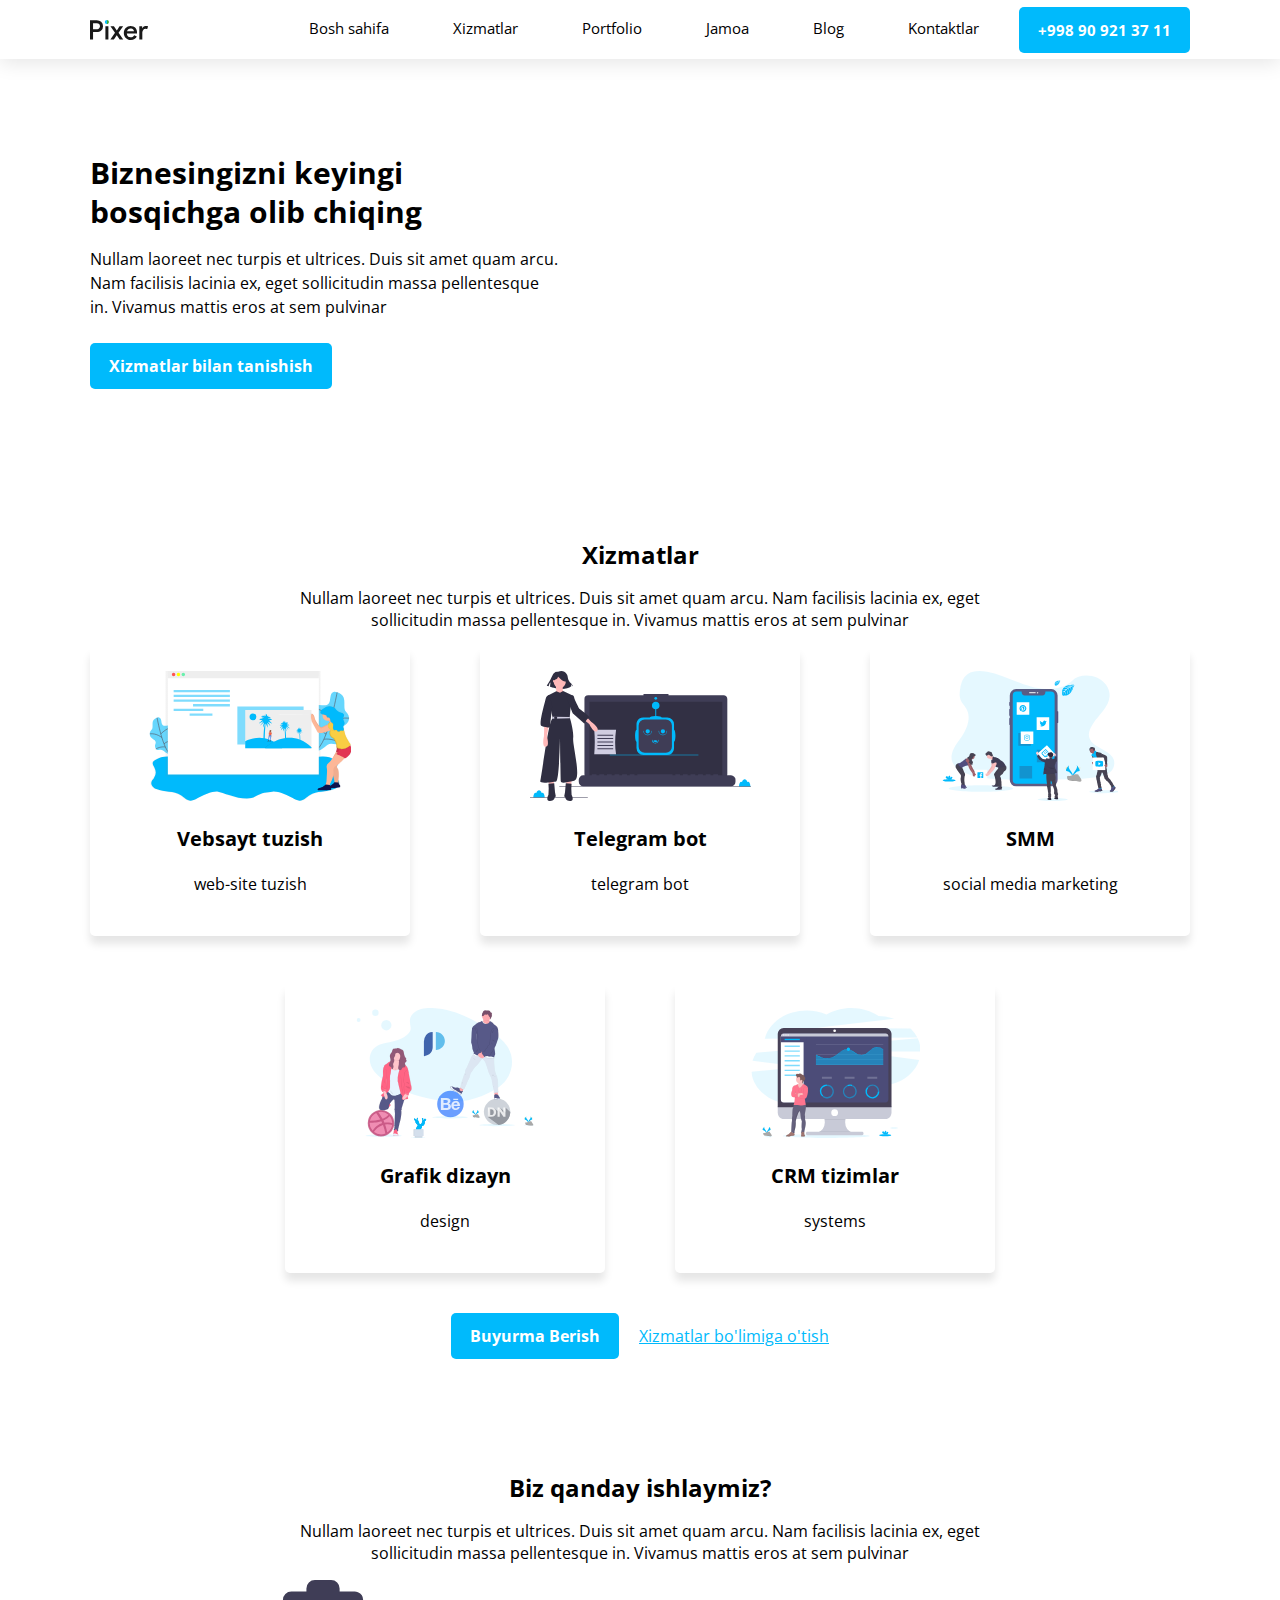
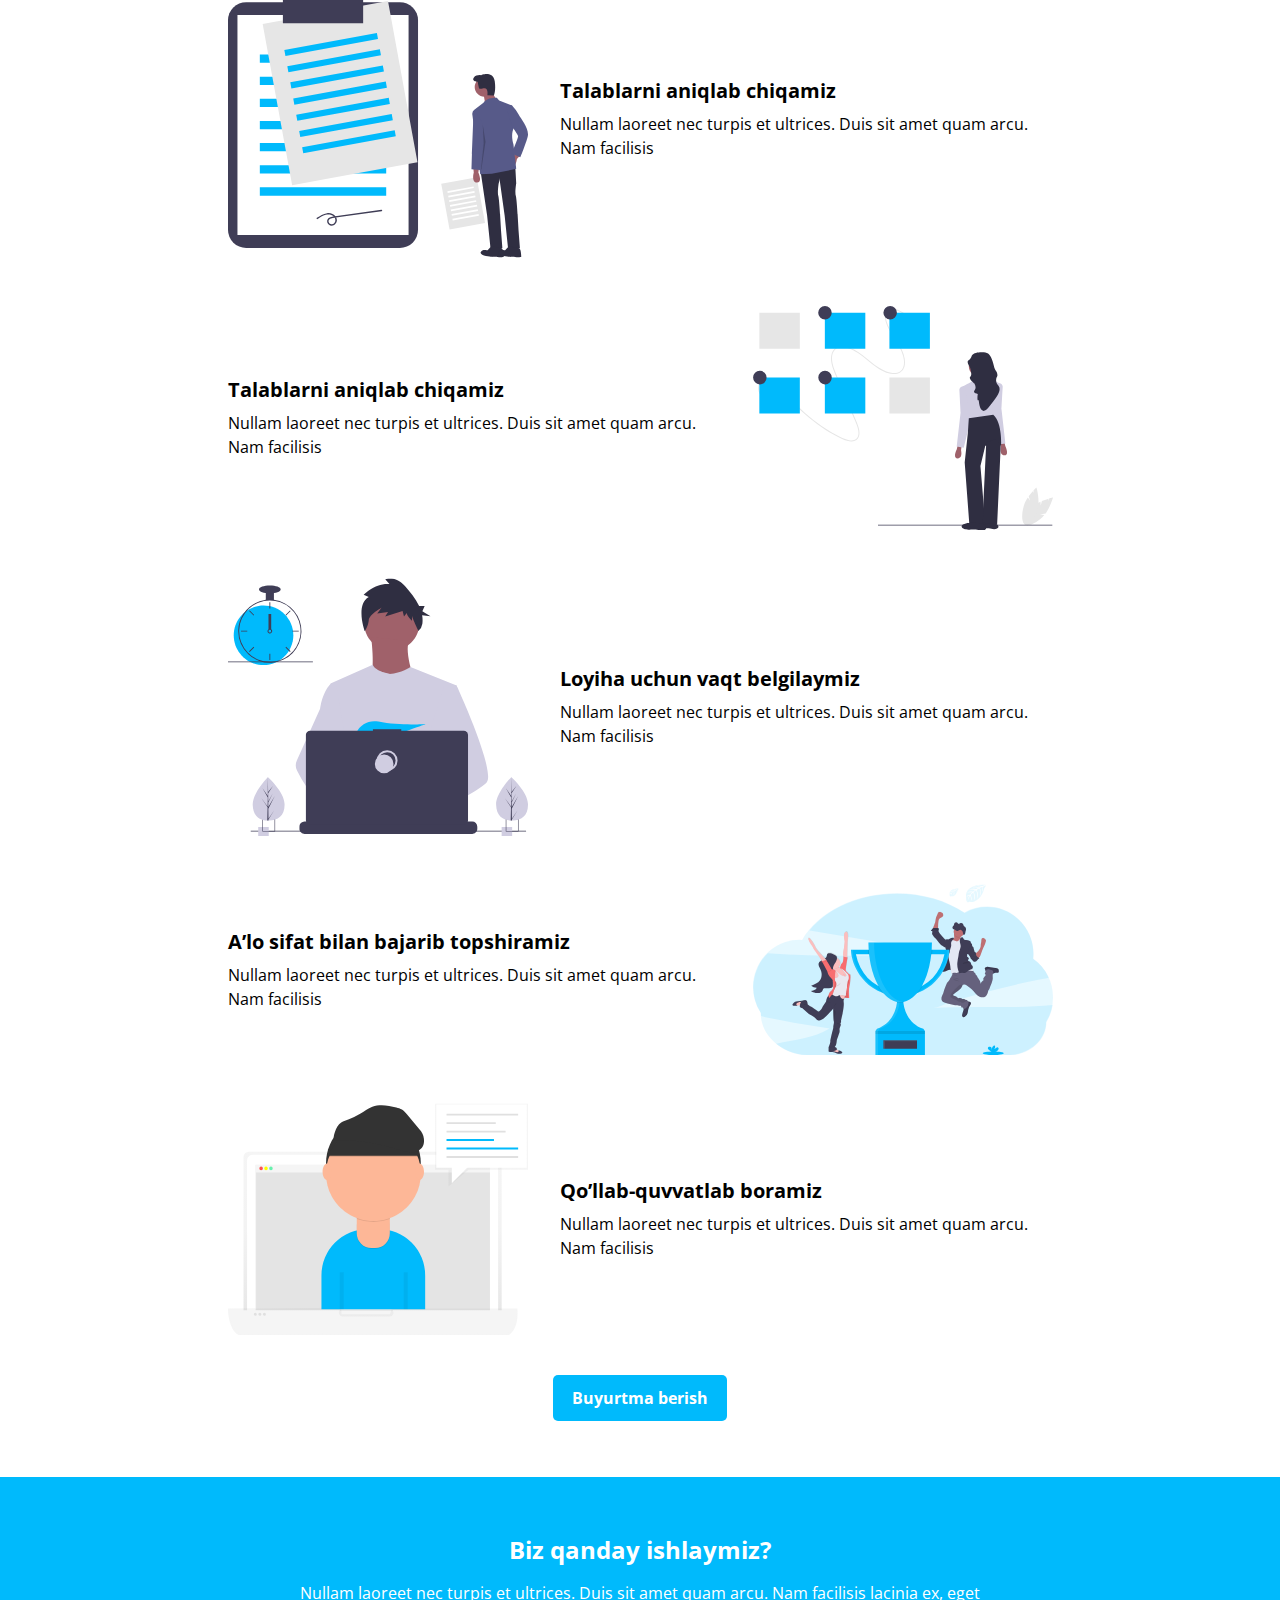
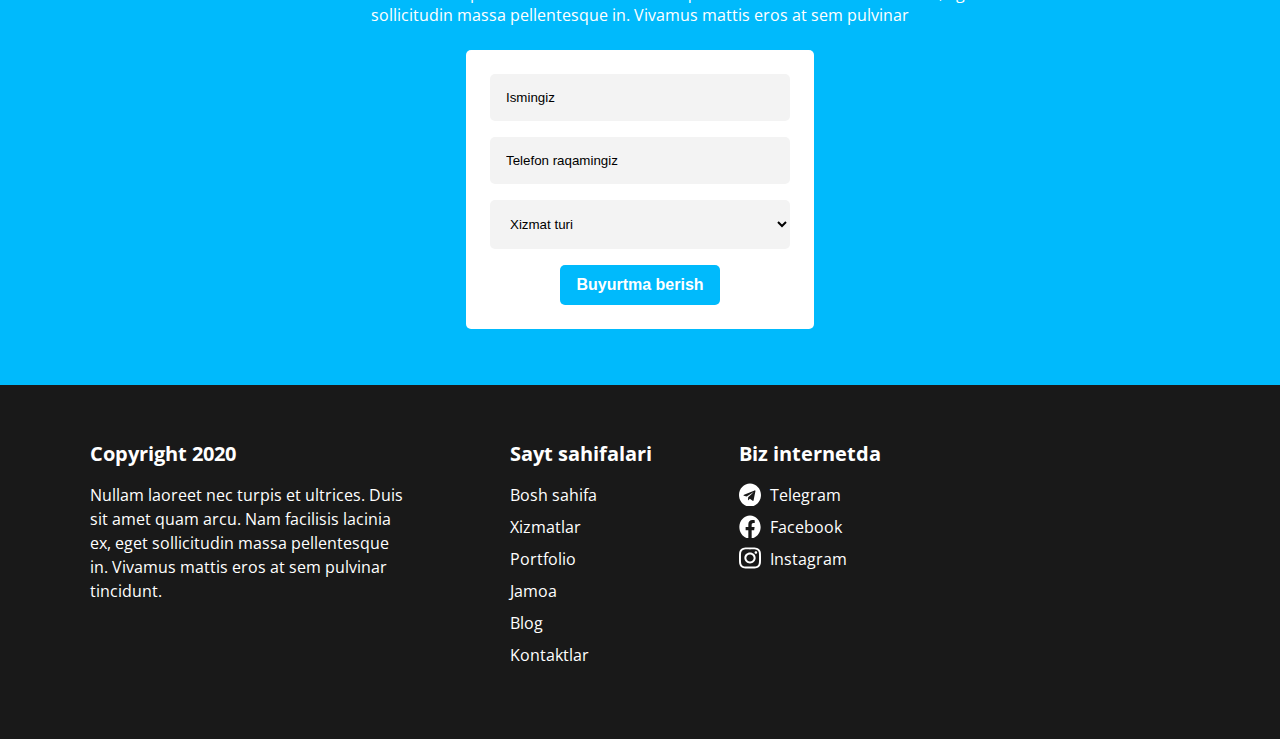
<file: index.html>
<!DOCTYPE html>
<html lang="uz">

<head>
    <meta charset="UTF-8">
    <meta http-equiv="X-UA-Compatible" content="IE=edge">
    <meta name="viewport" content="width=device-width, initial-scale=1.0">
    <title>Pixer</title>
    <!-- <link rel="stylesheet" href="./css/main.min.css"> -->
    <link rel="stylesheet" href="./css/main.css">

</head>

<body>

    <!-- Heading starts -->

    <header class="site-header">
        <div class="container">
            <div class="header-inner">
                <a class="logo-link" href="./index.html">
                    <img class="logo-img" src="./images/logo.svg" alt="Pixer">
                </a>

                <nav class="site-nav">
                    <ul class="header-list">
                        <li class="header-item">
                            <a class="header-link" href="./index.html">
                                Bosh sahifa
                            </a>
                        </li>
                        <li class="header-item">
                            <a class="header-link" href="./service.html">
                                Xizmatlar
                            </a>
                        </li>
                        <li class="header-item">
                            <a class="header-link" href="./portfolio.html">
                                Portfolio
                            </a>
                        </li>
                        <li class="header-item">
                            <a class="header-link" href="./team.html">
                                Jamoa
                            </a>
                        </li>
                        <li class="header-item">
                            <a class="header-link" href="./blog.html">
                                Blog
                            </a>
                        </li>
                        <li class="header-item">
                            <a class="header-link" href="./contacts.html">
                                Kontaktlar
                            </a>
                        </li>
                    </ul>
                </nav>

                <a class="blue-link" href="tel:998909213711">
                    +998 90 921 37 11
                </a>

            </div>
        </div>

    </header>

    <!-- Header ends -->

    <!-- Main start -->

    <main>

        <!-- Hero starts -->

        <section class="hero">

            <div class="container">

                <div class="hero-intro">

                    <div class="hero-left">

                        <h1 class="hero-heading">
                            Biznesingizni keyingi bosqichga
                            olib chiqing
                        </h1>

                        <p class="hero-text">
                            Nullam laoreet nec turpis et ultrices. Duis sit amet quam arcu. Nam facilisis lacinia ex,
                            eget sollicitudin massa pellentesque in. Vivamus mattis eros at sem pulvinar
                        </p>

                        <a href="#" class="blue-link intro-link">
                            Xizmatlar bilan tanishish
                        </a>

                    </div>

                    <div class="hero-right">
                        <iframe class="extra-link" width="458" height="258"
                            src="https://www.youtube.com/embed/6_pru8U2RmM" title="YouTube video player"
                            allow="accelerometer; autoplay; clipboard-write; encrypted-media; gyroscope; picture-in-picture"
                            allowfullscreen></iframe>
                    </div>

                </div>


            </div>

        </section>

        <!-- Hero ends -->

        <!-- Services starts -->

        <section class="services">

            <div class="container">

                <div class="service-info">
                    <h2 class="service-heading">
                        Xizmatlar
                    </h2>
                    <p class="services-text">
                        Nullam laoreet nec turpis et ultrices. Duis sit amet quam arcu. Nam facilisis lacinia ex, eget
                        sollicitudin massa pellentesque in. Vivamus mattis eros at sem pulvinar
                    </p>
                </div>


                <ul class="service-list">
                    <li class="service-item create-web">
                        <a class="service-item-link" href="./website.html">
                            <h3 class="item-link-heading">
                                Vebsayt tuzish
                            </h3>
                            <p class="item-link-text">
                                web-site tuzish
                            </p>
                        </a>
                    </li>

                    <li class="service-item telegram-bot">
                        <a class="service-item-link" href="./bot.html">
                            <h3 class="item-link-heading">
                                Telegram bot
                            </h3>
                            <p class="item-link-text">
                                telegram bot
                            </p>
                        </a>
                    </li>

                    <li class="service-item smm">
                        <a class="service-item-link" href="./smm.html">
                            <h3 class="item-link-heading">
                                SMM
                            </h3>
                            <p class="item-link-text">
                                social media marketing
                            </p>
                        </a>
                    </li>

                    <li class="service-item graphic">
                        <a class="service-item-link" href="./design.html">
                            <h3 class="item-link-heading">
                                Grafik dizayn
                            </h3>
                            <p class="item-link-text">
                                design
                            </p>
                        </a>
                    </li>

                    <li class="service-item crm">
                        <a class="service-item-link" href="./crm.html">
                            <h3 class="item-link-heading">
                                CRM tizimlar
                            </h3>
                            <p class="item-link-text">
                                systems
                            </p>
                        </a>
                    </li>
                </ul>

                <div class="service-bottom">
                    <a class="blue-link intro-link" href="#">
                        Buyurma Berish
                    </a>
                    <a class="change-service" href="#">
                        Xizmatlar bo'limiga o'tish
                    </a>
                </div>

            </div>



        </section>


        <!-- Service ends -->

        <!-- How we work -->
        <section class="work">

            <div class="container">

                <div class="service-info">
                    <h2 class="service-heading">
                        Biz qanday ishlaymiz?
                    </h2>
                    <p class="services-text">
                        Nullam laoreet nec turpis et ultrices. Duis sit amet quam arcu. Nam facilisis lacinia ex, eget
                        sollicitudin massa pellentesque in. Vivamus mattis eros at sem pulvinar
                    </p>
                </div>

                <ol class="work-list">

                    <li class="work-item">
                        <div class="work-info">
                            <h3 class="work-heading">
                                Talablarni aniqlab chiqamiz
                            </h3>
                            <p class="work-text">
                                Nullam laoreet nec turpis et ultrices. Duis sit amet quam arcu. Nam facilisis
                            </p>
                        </div>
                    </li>


                    <li class="work-item">
                        <div class="work-info">
                            <h3 class="work-heading">
                                Talablarni aniqlab chiqamiz
                            </h3>
                            <p class="work-text">
                                Nullam laoreet nec turpis et ultrices. Duis sit amet quam arcu. Nam facilisis
                            </p>
                        </div>
                    </li>


                    <li class="work-item">
                        <div class="work-info">
                            <h3 class="work-heading">
                                Loyiha uchun vaqt belgilaymiz
                            </h3>
                            <p class="work-text">
                                Nullam laoreet nec turpis et ultrices. Duis sit amet quam arcu. Nam facilisis
                            </p>
                        </div>
                    </li>

                    <li class="work-item">
                        <div class="work-info">
                            <h3 class="work-heading">
                                A’lo sifat bilan bajarib topshiramiz
                            </h3>
                            <p class="work-text">
                                Nullam laoreet nec turpis et ultrices. Duis sit amet quam arcu. Nam facilisis
                            </p>
                        </div>
                    </li>

                    <li class="work-item">
                        <div class="work-info">
                            <h3 class="work-heading">
                                Qo’llab-quvvatlab boramiz
                            </h3>
                            <p class="work-text">
                                Nullam laoreet nec turpis et ultrices. Duis sit amet quam arcu. Nam facilisis
                            </p>
                        </div>
                    </li>

                </ol>

                <div class="service-bottom">
                    <a class="blue-link intro-link" href="#">
                        Buyurtma berish
                    </a>
                </div>

            </div>

        </section>

        <!-- How we Work finish -->

        <!-- Order -->

        <section class="order">

            <div class="container">
                <div class="service-info">
                    <h2 class="service-heading order-heading">
                        Biz qanday ishlaymiz?
                    </h2>
                    <p class="services-text order-heading">
                        Nullam laoreet nec turpis et ultrices. Duis sit amet quam arcu. Nam facilisis lacinia ex, eget
                        sollicitudin massa pellentesque in. Vivamus mattis eros at sem pulvinar
                    </p>
                </div>

                <form class="order-form" action="https://echo.htmlacademy.ru/courses" method="POST" autocomplete="off">

                    <div class="order-box">
                        <input class="order-input" aria-label="Enter your name" type="text" placeholder="Ismingiz"
                            name="name" required>
                    </div>

                    <div class="order-box">
                        <input class="order-input" aria-label="Enter your phone number" type="tel"
                            placeholder="Telefon raqamingiz" name="tel" required>
                    </div>



                    <select class="order-select" aria-label="Select order type" name="offers" id="offer">
                        <option value="services-opt"  selected disabled>
                            Xizmat turi
                        </option>
                        <option value="Create web site">
                            Web site tuzish
                        </option>
                        <option value="Bot" >
                            Telegram bot
                        </option>
                        <option value="smm" >
                            SMM
                        </option>
                        <option value="graphic design" >
                            Grafik design
                        </option>
                        <option value="crm systems">
                            CRM system
                        </option>
                    </select>

                    <div class="submit-box ">
                        <button class="submit-btn" type="submit">
                            Buyurtma berish
                        </button>
                    </div>

                </form>

            </div>

        </section>

        <!-- Order finishs -->

    </main>

    <!-- Main ends -->

    <!-- Footer starts -->

    <footer class="site-footer">

        <div class="container">

            <div class="footer-box">

                <div class="copy-box">
                    <p class="footer-title">
                        Copyright 2020
                    </p>
                    <p class="copy-text">
                        Nullam laoreet nec turpis et ultrices. Duis sit amet quam arcu. Nam facilisis lacinia ex, eget
                        sollicitudin massa pellentesque in. Vivamus mattis eros at sem pulvinar tincidunt.
                    </p>
                </div>

                <div class="web-pages">
                    <p class="footer-title">
                        Sayt sahifalari
                    </p>
                    <ul class="footer-list">
                        <li class="footer-item">
                            <a href="./index.html" class="footer-link">
                                Bosh sahifa
                            </a>
                        </li>
                        <li class="footer-item">
                            <a href="./service.html" class="footer-link">
                                Xizmatlar
                            </a>
                        </li>
                        <li class="footer-item">
                            <a href="./portfolio.html" class="footer-link">
                                Portfolio
                            </a>
                        </li>
                        <li class="footer-item">
                            <a href="./team.html" class="footer-link">
                                Jamoa
                            </a>
                        </li>
                        <li class="footer-item">
                            <a href="./blog.html" class="footer-link">
                                Blog
                            </a>
                        </li>
                        <li class="footer-item">
                            <a href="./contacts.html" class="footer-link">
                                Kontaktlar
                            </a>
                        </li>
                    </ul>
                </div>

                <div class="social">
                    <p class="footer-title">
                        Biz internetda
                    </p>
                    <ul class="footer-list">
                        <li class="footer-item">
                            <a href="https://telegram.org/" target="blank" class="footer-link social-link telegram">
                                Telegram
                            </a>
                        </li>
                        <li class="footer-item">
                            <a href="https://www.facebook.com/Pixar/" target="blank" class="footer-link social-link facebook">
                                Facebook
                            </a>
                        </li>
                        <li class="footer-item">
                            <a href="https://www.instagram.com/accounts/login/?next=/pixar/" target="blank" class="footer-link social-link instagram">
                                Instagram
                            </a>
                        </li>
                    </ul>
                </div>
            </div>
        </div>
    </footer>

</body>

</html>
</file>
<file: css/main.css>
:root {
    --link-bgcolor: #00BAFC;
    --input-bgcolor: #F3F3F3;
    --text-color: #000000;
    --white-text-color: #ffffff;
    --link-active-bgcolor: #00bafc99;
    --item-boxshadow-color: #0000001a;
}


@font-face {
    font-family: "Open Sans";
    font-style: normal;
    font-weight: 400;
    src:
        url("../fonts/open-sans-v29-latin-regular.woff2") format("woff2"),
        url("../fonts/open-sans-v29-latin-regular.woff") format("woff");
}

@font-face {
    font-family: "Open Sans";
    font-style: normal;
    font-weight: 700;
    src:
        url("../fonts/open-sans-v29-latin-700.woff2") format("woff2"),
        url("../fonts/open-sans-v29-latin-700.woff") format("woff");
}

* {
    -webkit-box-sizing: border-box;
            box-sizing: border-box;
}


body {
    margin: 0;
    padding: 0;
    font-family: "Open Sans", "Arial", sans-serif;
    font-weight: 400;
}

.container {
    max-width: 1140px;
    margin: 0 auto;
    padding: 0 20px;
}

/* Header starts */

.site-header {
    -webkit-box-shadow: 0px 4px 20px rgba(0, 0, 0, 0.1);
            box-shadow: 0px 4px 20px rgba(0, 0, 0, 0.1);
}

.header-inner {
    display: -webkit-box;
    display: -ms-flexbox;
    display: flex;
    -webkit-box-align: center;
        -ms-flex-align: center;
            align-items: center;
}

.logo-link {
    display: block;
    margin-right: auto;
    color: #191919;
}


.logo-link:hover {
    opacity: 0.8;
}

.logo-link:active {
    opacity: 0.4;
}

.logo-img {
    display: block;
    width: 59px;
    height: 20px;
    margin-left: auto;
    /* vertical-align: middle; */
}

.header-list {
    display: -webkit-box;
    display: -ms-flexbox;
    display: flex;
    margin: 0;
    padding: 0;
    list-style: none;
}

.header-item {
    padding: 16px;
    border-bottom: 3px solid transparent;
}

.header-link {
    padding: 16px;
    font-size: 15px;
    line-height: 24px;
    text-decoration: none;
    color: #000;
}

.header-item:hover {
    border-color: #000;
}

.header-item:active {
    color: #ffffff;
    background-color: #191919b3;
    border: none;
}

.header-link:active {
    color: #ffffff;
}

.header-item:nth-child(6) {
    margin-right: 8px;
}

.blue-link {
    display: inline-block;
    padding: 8px 16px;
    color: var(--white-text-color);
    background-color: var(--link-bgcolor);
    border-radius: 5px;
    border: 3px solid transparent;
    font-weight: 700;
    text-decoration: none;
    font-size: 15px;
    line-height: 24px;
}

.blue-link:hover {
    color: var(--link-bgcolor);
    background-color: var(--white-text-color);
    border-color: var(--link-bgcolor);
}

.blue-link:active {
    color: var(--white-text-color);
    background-color: var(--link-active-bgcolor);
    border-color: transparent;
}

/* Header ends */

/* Hero Section Starts */

.hero {
    padding: 80px 0;
}

.hero-intro {
    display: -webkit-box;
    display: -ms-flexbox;
    display: flex;
    -webkit-box-pack: justify;
        -ms-flex-pack: justify;
            justify-content: space-between;
    -webkit-box-align: center;
        -ms-flex-align: center;
            align-items: center;
}

.hero-left {
    width: 470px;
}

.hero-heading {
    margin-top: 0;
    margin-bottom: 16px;
    font-weight: 700;
    font-size: 30px;
    line-height: 130%;
}

.hero-text {
    margin-top: 0;
    margin-bottom: 24px;
    font-size: 16px;
    line-height: 24px;
}

.intro-link {
    font-size: 16px;
}

.intro-link:hover {
    color: var(--white-text-color);
    background-color: #00bafccc;
    border-color: transparent;
}

.intro-link:active {
    background-color: var(--link-active-bgcolor);
}

.extra-link {
    border: none;
    border-radius: 5px;
}

/* Hero Ends */

/* Services Starts */

.services {
    padding: 56px 0;
}

.service-info {
    width: 719px;
    margin: 0 auto;
    text-align: center;
}

.service-heading {
    margin-top: 0;
    margin-bottom: 16px;
}

.service-list {
    display: -webkit-box;
    display: -ms-flexbox;
    display: flex;
    padding: 0;
    -webkit-box-pack: center;
        -ms-flex-pack: center;
            justify-content: center;
    -ms-flex-wrap: wrap;
        flex-wrap: wrap;
    margin-bottom: 40px;
    list-style: none;
}

.service-item {
    width: 320px;
    margin-right: 70px;
    margin-bottom: 48px;
    padding: 24px;
    text-align: center;
    -webkit-box-shadow: 0px 8px 8px var(--item-boxshadow-color);
            box-shadow: 0px 8px 8px var(--item-boxshadow-color);
    border-radius: 5px;
}

.service-item:nth-child(3) {
    margin-right: 0;
}

.service-item:nth-child(5) {
    margin-right: 0;
    margin-bottom: 0;
}

.service-item:nth-child(4) {
    margin-bottom: 0;
}

.service-item::before {
    display: inline-block;
    content: "";
    height: 130px;
}

.create-web::before {
    width: 202px;
    background-image: url("../images/website-illustration.svg")
}


.service-item:hover {
    -webkit-box-shadow: 0px 12px 21px var(--item-boxshadow-color);
            box-shadow: 0px 12px 21px var(--item-boxshadow-color);
}

.service-item:active {
    -webkit-box-shadow: 0px 4px 4px #00000033;
            box-shadow: 0px 4px 4px #00000033;
}

.service-item-link {
    color: var(--text-color);
    text-decoration: none;
}

.item-link-heading {
    font-weight: 700;
    font-size: 20px;
    line-height: 130%;
}

.item-link-text {
    font-size: 16px;
    line-height: 24px;
}

.telegram-bot::before {
    width: 222px;
    background-image: url("../images/bot-illustration.svg")
}

.smm::before {
    width: 176px;
    background-image: url("../images/smm-illustration.svg");
}

.graphic::before {
    width: 178px;
    background-image: url("../images/design-illustration.svg");
}

.crm::before {
    width: 169px;
    background-image: url("../images/crm-illustration.svg");
}

.service-bottom {
    text-align: center;
}

.change-service {
    margin-left: 16px;
    color: var(--link-bgcolor);
}


/* Service ends */

.work {
    padding: 56px 0;
}

.work-list {
    display: -webkit-box;
    display: -ms-flexbox;
    display: flex;
    -webkit-box-orient: vertical;
    -webkit-box-direction: normal;
        -ms-flex-direction: column;
            flex-direction: column;
    -webkit-box-align: center;
        -ms-flex-align: center;
            align-items: center;
    margin-bottom: 0;
    padding-left: 0;
    list-style: none;
}

.work-item {
    display: -webkit-box;
    display: -ms-flexbox;
    display: flex;
    -webkit-box-align: center;
        -ms-flex-align: center;
            align-items: center;
    margin-bottom: 48px;

}

.work-item::before {
    display: block;
    content: "";
    width: 300px;
    margin-right: 32px;
}

.work-item:nth-child(1)::before {
    height: 278px;
    background-image: url("../images/step-illlustration.svg");
}

.work-item:nth-child(even) {
    -webkit-box-orient: horizontal;
    -webkit-box-direction: reverse;
        -ms-flex-direction: row-reverse;
            flex-direction: row-reverse;
    -webkit-box-pack: end;
        -ms-flex-pack: end;
            justify-content: flex-end;
}

.work-item:nth-child(even)::before {
    margin-right: 0;
    margin-left: 32px;
}

.work-item:nth-child(2)::before {
    height: 224px;
    background-image: url("../images/women-illlustration .svg");
}

.work-item:nth-child(3)::before {
    height: 258px;
    background-image: url("../images/desk-illustration.svg");
}

.work-item:nth-child(4)::before {
    height: 171px;
    background-image: url("../images/champ-illustration.svg");
}

.work-item:nth-child(5)::before {
    height: 232px;
    background-image: url("../images/support-illustration.svg");
}

.work-item:nth-child(5){
    margin-bottom: 40px;
}


.work-info {
    width: 493px;
}

.work-heading {
    margin-top: 0;
    margin-bottom: 8px;
    font-weight: 700;
    font-size: 20px;
    line-height: 130%;
}

.work-text {
    margin-top: 0;
    margin-bottom: 0;
    font-size: 16px;
    line-height: 24px;
}

.center-link {
    text-align: center;
}

/* Order starts */

.order {
    padding: 56px 0;
    background-color: var(--link-bgcolor);
}

.order-heading {
    color: var(--white-text-color);
}

.order-form {
    width: 348px;
    margin: 0 auto;
    margin-top: 24px;
    padding: 24px;
    background-color: var(--white-text-color);
    border-radius: 5px;
}

.order-box {
    margin-bottom: 16px;
}

.order-input {
    width: 100%;
    padding: 16px;
    border: none;
    border-radius: 5px;
    background-color: var(--input-bgcolor);
}

.order-input::-webkit-input-placeholder {
    color: var(--text-color);
}

.order-input::-moz-placeholder {
    color: var(--text-color);
}

.order-input:-ms-input-placeholder {
    color: var(--text-color);
}

.order-input::-ms-input-placeholder {
    color: var(--text-color);
}

.order-input::placeholder {
    color: var(--text-color);
}

.order-select {
    width: 100%;
    margin-bottom: 16px;
    padding: 16px;
    border: none;
    border-radius: 5px;
    background-color: var(--input-bgcolor);
}

.submit-box {
    text-align: center;
}

.submit-btn {
    padding: 8px 16px;
    font-weight: 700;
    font-size: 16px;
    line-height: 24px;
    color: #FFFFFF;
    background-color: #00BAFC;
    border: none;
    border-radius: 5px;
}

.submit-btn:hover{
    background-color: #00bafccc;
}
.submit-btn:active{
    background-color: var(--link-active-bgcolor);
}

.site-footer {
    padding: 56px 0;
    background-color: #191919;
}

.footer-box {
    display: -webkit-box;
    display: -ms-flexbox;
    display: flex;
}

.copy-box {
    width: 320px;
    margin-right: 100px;
}

.footer-title {
    margin: 0;
    margin-bottom: 16px;
    color: var(--white-text-color);
    font-weight: 700;
    font-size: 20px;
    line-height: 130%;
}

.copy-text {
    color: var(--white-text-color);
    font-size: 16px;
    line-height: 150%;
}

.web-pages {
    margin-right: 87px;
}

.footer-list {
    padding-left: 0;
    list-style: none;
}

.footer-item {
    margin-bottom: 8px;
}

.footer-link {
    text-align: center;
    color: var(--white-text-color);
    text-decoration: none;
    font-size: 16px;
    line-height: 24px;
}

.footer-link:hover {
    color: var(--link-bgcolor);
}

.footer-link:active {
    opacity: 0.6;
}

.social-link {
    display: -webkit-box;
    display: -ms-flexbox;
    display: flex;
}

.social-link::before {
    display: block;
    width: 23px;
    height: 23px;
    margin-right: 8px;
    content: "";
}

.telegram::before {
    background-image: url("../images/telegram.svg");
    background-repeat: no-repeat;
}

.facebook::before {
    background-image: url("../images/facebook.svg");
    background-repeat: no-repeat;
}

.instagram::before {
    background-image: url("../images/instagram.svg");
    background-repeat: no-repeat;
}
</file>
<file: css/main.min.css>
/*! normalize.css v8.0.1 | MIT License | github.com/necolas/normalize.css */html{line-height:1.15;-webkit-text-size-adjust:100%}body{margin:0}main{display:block}h1{font-size:2em;margin:.67em 0}hr{box-sizing:content-box;height:0;overflow:visible}pre{font-family:monospace,monospace;font-size:1em}a{background-color:transparent}abbr[title]{border-bottom:none;text-decoration:underline;text-decoration:underline dotted}b,strong{font-weight:bolder}code,kbd,samp{font-family:monospace,monospace;font-size:1em}small{font-size:80%}sub,sup{font-size:75%;line-height:0;position:relative;vertical-align:baseline}sub{bottom:-.25em}sup{top:-.5em}img{border-style:none}button,input,optgroup,select,textarea{font-family:inherit;font-size:100%;line-height:1.15;margin:0}button,input{overflow:visible}button,select{text-transform:none}[type=button],[type=reset],[type=submit],button{-webkit-appearance:button}[type=button]::-moz-focus-inner,[type=reset]::-moz-focus-inner,[type=submit]::-moz-focus-inner,button::-moz-focus-inner{border-style:none;padding:0}[type=button]:-moz-focusring,[type=reset]:-moz-focusring,[type=submit]:-moz-focusring,button:-moz-focusring{outline:1px dotted ButtonText}fieldset{padding:.35em .75em .625em}legend{box-sizing:border-box;color:inherit;display:table;max-width:100%;padding:0;white-space:normal}progress{vertical-align:baseline}textarea{overflow:auto}[type=checkbox],[type=radio]{box-sizing:border-box;padding:0}[type=number]::-webkit-inner-spin-button,[type=number]::-webkit-outer-spin-button{height:auto}[type=search]{-webkit-appearance:textfield;outline-offset:-2px}[type=search]::-webkit-search-decoration{-webkit-appearance:none}::-webkit-file-upload-button{-webkit-appearance:button;font:inherit}details{display:block}summary{display:list-item}template{display:none}[hidden]{display:none}:root{--link-bgcolor:#00BAFC;--input-bgcolor:#F3F3F3;--text-color:#000000;--white-text-color:#ffffff;--link-active-bgcolor:#00bafc99;--item-boxshadow-color:#0000001a}@font-face{font-family:"Open Sans";font-style:normal;font-weight:400;src:url("../fonts/open-sans-v29-latin-regular.woff2") format("woff2"),url("../fonts/open-sans-v29-latin-regular.woff") format("woff")}@font-face{font-family:"Open Sans";font-style:normal;font-weight:700;src:url("../fonts/open-sans-v29-latin-700.woff2") format("woff2"),url("../fonts/open-sans-v29-latin-700.woff") format("woff")}*{-webkit-box-sizing:border-box;box-sizing:border-box}body{margin:0;padding:0;font-family:"Open Sans",Arial,sans-serif;font-weight:400}.container{max-width:1140px;margin:0 auto;padding:0 20px}.site-header{-webkit-box-shadow:0 4px 20px rgba(0,0,0,.1);box-shadow:0 4px 20px rgba(0,0,0,.1)}.header-inner{display:-webkit-box;display:-ms-flexbox;display:flex;-webkit-box-align:center;-ms-flex-align:center;align-items:center}.logo-link{margin-right:auto;color:#191919}.logo-link:hover{opacity:.8}.logo-link:active{opacity:.4}.logo-img{width:59px;height:20px;margin-left:auto;vertical-align:middle}.header-list{display:-webkit-box;display:-ms-flexbox;display:flex;margin:0;padding:0;list-style:none}.header-item{padding:16px;border-bottom:3px solid transparent}.header-link{padding:16px;font-size:15px;line-height:24px;text-decoration:none;color:#000}.header-item:hover{border-color:#000}.header-item:active{color:#fff;background-color:#191919b3;border:none}.header-link:active{color:#fff}.header-item:nth-child(6){margin-right:24px}.blue-link{padding:8px 16px;color:var(--white-text-color);background-color:var(--link-bgcolor);border-radius:5px;border:3px solid transparent;font-weight:700;text-decoration:none;font-size:15px;line-height:24px}.blue-link:hover{color:var(--link-bgcolor);background-color:var(--white-text-color);border-color:var(--link-bgcolor)}.blue-link:active{color:var(--white-text-color);background-color:var(--link-active-bgcolor);border-color:transparent}.hero{padding:80px 0}.hero-intro{display:-webkit-box;display:-ms-flexbox;display:flex;-webkit-box-pack:justify;-ms-flex-pack:justify;justify-content:space-between;-webkit-box-align:center;-ms-flex-align:center;align-items:center}.hero-left{width:470px}.hero-heading{margin-top:0;margin-bottom:16px;font-weight:700;font-size:30px;line-height:130%}.hero-text{margin-top:0;margin-bottom:24px;font-size:16px;line-height:24px}.intro-link{font-size:16px}.intro-link:hover{color:var(--white-text-color);background-color:#00bafccc;border-color:transparent}.intro-link:active{background-color:var(--link-active-bgcolor)}.extra-link{border:none;border-radius:5px}.services{padding:56px 0}.service-info{width:719px;margin:0 auto;text-align:center}.service-heading{margin-top:0;margin-bottom:16px}.service-list{display:-webkit-box;display:-ms-flexbox;display:flex;padding:0;-webkit-box-pack:center;-ms-flex-pack:center;justify-content:center;-ms-flex-wrap:wrap;flex-wrap:wrap;margin-bottom:40px;list-style:none}.service-item{width:320px;margin-right:70px;margin-bottom:48px;padding:24px;text-align:center;-webkit-box-shadow:0 8px 8px var(--item-boxshadow-color);box-shadow:0 8px 8px var(--item-boxshadow-color);border-radius:5px}.service-item:nth-child(3){margin-right:0}.service-item:nth-child(5){margin-right:0;margin-bottom:0}.service-item:nth-child(4){margin-bottom:0}.service-item::before{display:inline-block;content:"";height:130px}.create-web::before{width:202px;background-image:url("../images/website-illustration.svg")}.service-item:hover{-webkit-box-shadow:0 12px 21px var(--item-boxshadow-color);box-shadow:0 12px 21px var(--item-boxshadow-color)}.service-item:active{-webkit-box-shadow:0 4px 4px #00000033;box-shadow:0 4px 4px #00000033}.service-item-link{color:var(--text-color);text-decoration:none}.item-link-heading{font-weight:700;font-size:20px;line-height:130%}.item-link-text{font-size:16px;line-height:24px}.telegram-bot::before{width:222px;background-image:url("../images/bot-illustration.svg")}.smm::before{width:176px;background-image:url("../images/smm-illustration.svg")}.graphic::before{width:178px;background-image:url("../images/design-illustration.svg")}.crm::before{width:169px;background-image:url("../images/crm-illustration.svg")}.service-bottom{text-align:center}.change-service{margin-left:16px;color:var(--link-bgcolor)}.work{padding:56px 0}.work-list{display:-webkit-box;display:-ms-flexbox;display:flex;-webkit-box-orient:vertical;-webkit-box-direction:normal;-ms-flex-direction:column;flex-direction:column;-webkit-box-align:center;-ms-flex-align:center;align-items:center;padding-left:0;list-style:none}.work-item{display:-webkit-box;display:-ms-flexbox;display:flex;-webkit-box-align:center;-ms-flex-align:center;align-items:center;margin-bottom:48px}.work-item::before{display:block;content:"";width:300px;margin-right:32px}.work-item:nth-child(1)::before{height:278px;background-image:url("../images/step-illlustration.svg")}.work-item:nth-child(even){-webkit-box-orient:horizontal;-webkit-box-direction:reverse;-ms-flex-direction:row-reverse;flex-direction:row-reverse;-webkit-box-pack:end;-ms-flex-pack:end;justify-content:flex-end}.work-item:nth-child(even)::before{margin-right:0;margin-left:32px}.work-item:nth-child(2)::before{height:224px;background-image:url("../images/women-illlustration .svg")}.work-item:nth-child(3)::before{height:258px;background-image:url("../images/desk-illustration.svg")}.work-item:nth-child(4)::before{height:171px;background-image:url("../images/champ-illustration.svg")}.work-item:nth-child(5)::before{height:232px;background-image:url("../images/support-illustration.svg")}.work-info{width:493px}.work-heading{margin-top:0;margin-bottom:8px;font-weight:700;font-size:20px;line-height:130%}.work-text{margin-top:0;margin-bottom:0;font-size:16px;line-height:24px}.center-link{text-align:center}.order{padding:56px 0;background-color:var(--link-bgcolor)}.order-heading{color:var(--white-text-color)}.order-form{width:348px;margin:0 auto;margin-top:24px;padding:24px;background-color:var(--white-text-color);border-radius:5px}.order-box{margin-bottom:16px}.order-input{width:100%;padding:16px;border:none;border-radius:5px;background-color:var(--input-bgcolor)}.order-input::-webkit-input-placeholder{color:var(--text-color)}.order-input::-moz-placeholder{color:var(--text-color)}.order-input:-ms-input-placeholder{color:var(--text-color)}.order-input::-ms-input-placeholder{color:var(--text-color)}.order-input::placeholder{color:var(--text-color)}.order-select{width:100%;margin-bottom:16px;padding:16px;border:none;border-radius:5px;background-color:var(--input-bgcolor)}.submit-box{text-align:center}.submit-btn{padding:8px 16px;font-weight:700;font-size:16px;line-height:24px;color:#fff;background-color:#00bafc;border:none;border-radius:5px}.site-footer{padding:56px 0;background-color:#191919}.footer-box{display:-webkit-box;display:-ms-flexbox;display:flex}.copy-box{width:320px;margin-right:100px}.footer-title{margin:0;margin-bottom:16px;color:var(--white-text-color);font-weight:700;font-size:20px;line-height:130%}.copy-text{color:var(--white-text-color);font-size:16px;line-height:150%}.web-pages{margin-right:87px}.footer-list{padding-left:0;list-style:none}.footer-item{margin-bottom:8px}.footer-link{text-align:center;color:var(--white-text-color);text-decoration:none;font-size:16px;line-height:24px}.footer-link:hover{color:var(--link-bgcolor)}.footer-link:active{opacity:.6}.social-link{display:-webkit-box;display:-ms-flexbox;display:flex}.social-link::before{display:block;width:23px;height:23px;margin-right:8px;content:""}.telegram::before{background-image:url("../images/telegram.svg");background-repeat:no-repeat}.facebook::before{background-image:url("../images/facebook.svg");background-repeat:no-repeat}.instagram::before{background-image:url("../images/instagram.svg");background-repeat:no-repeat}
</file>
